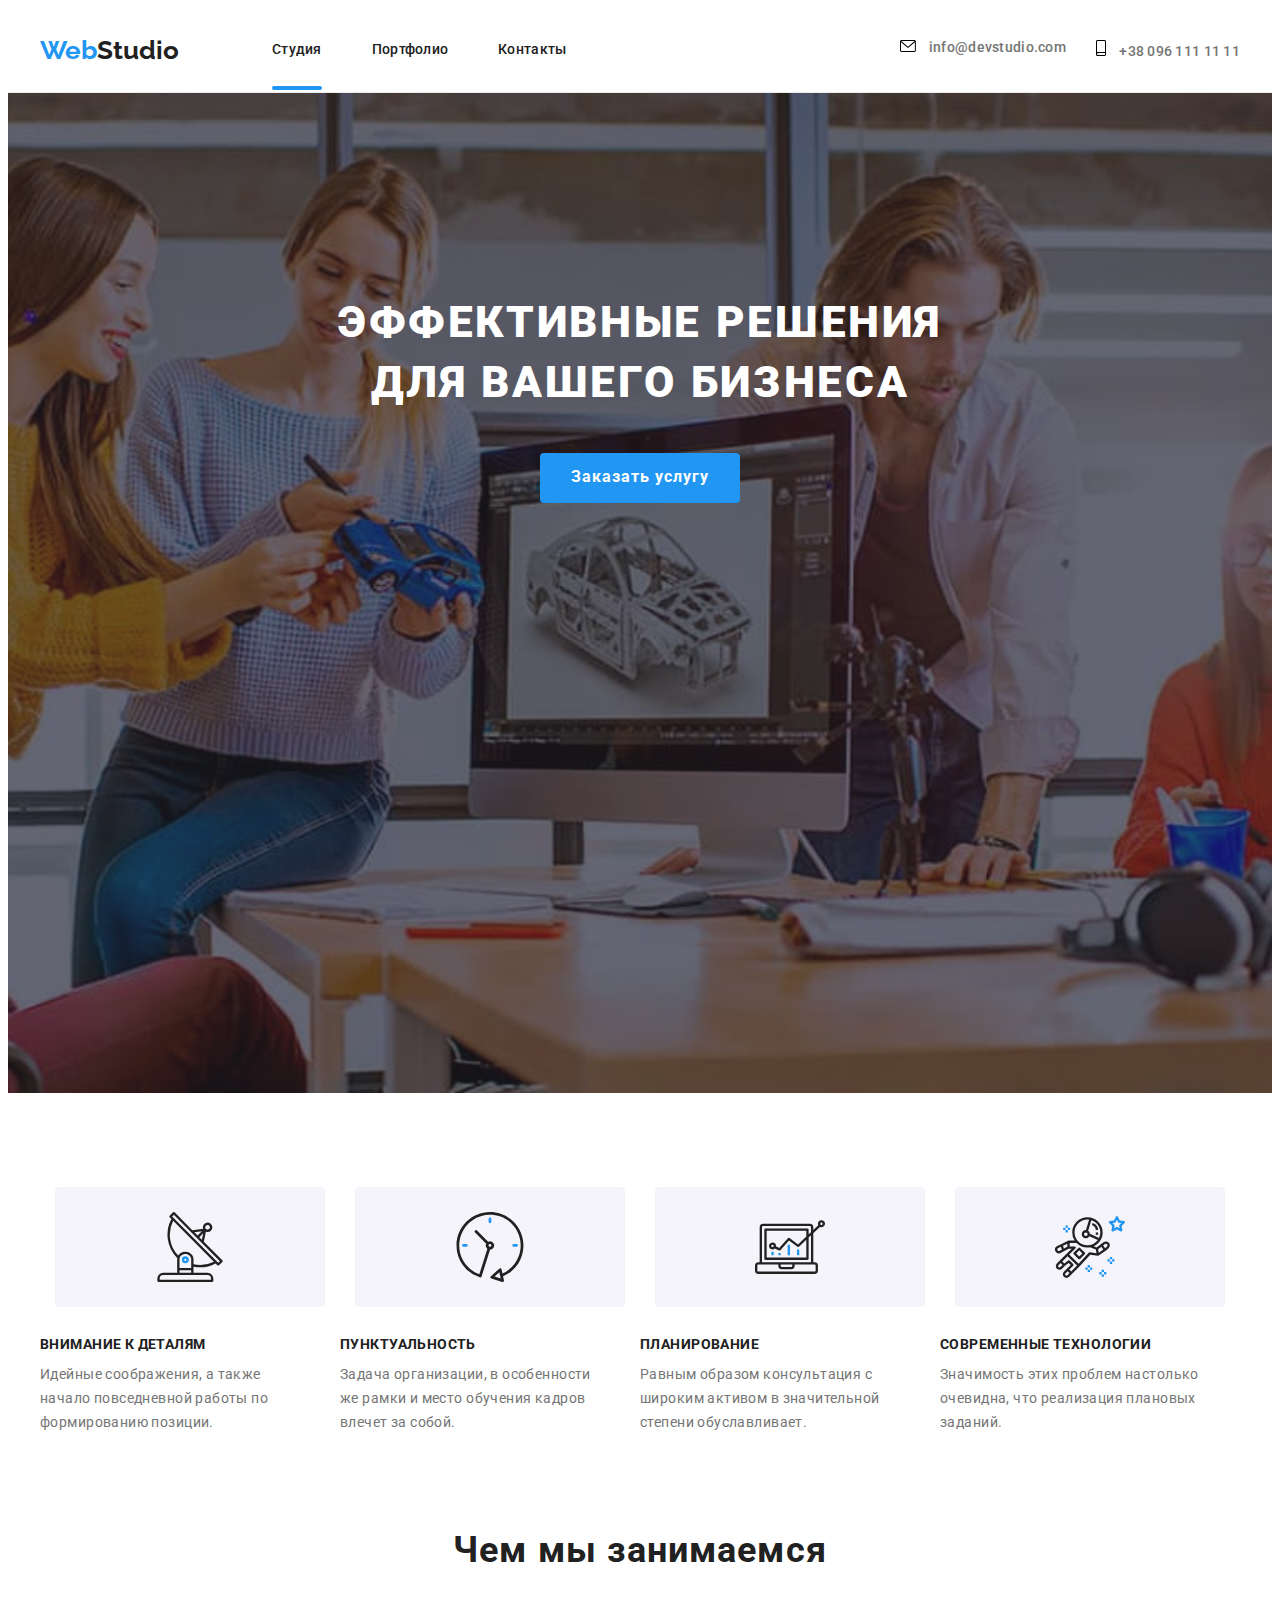
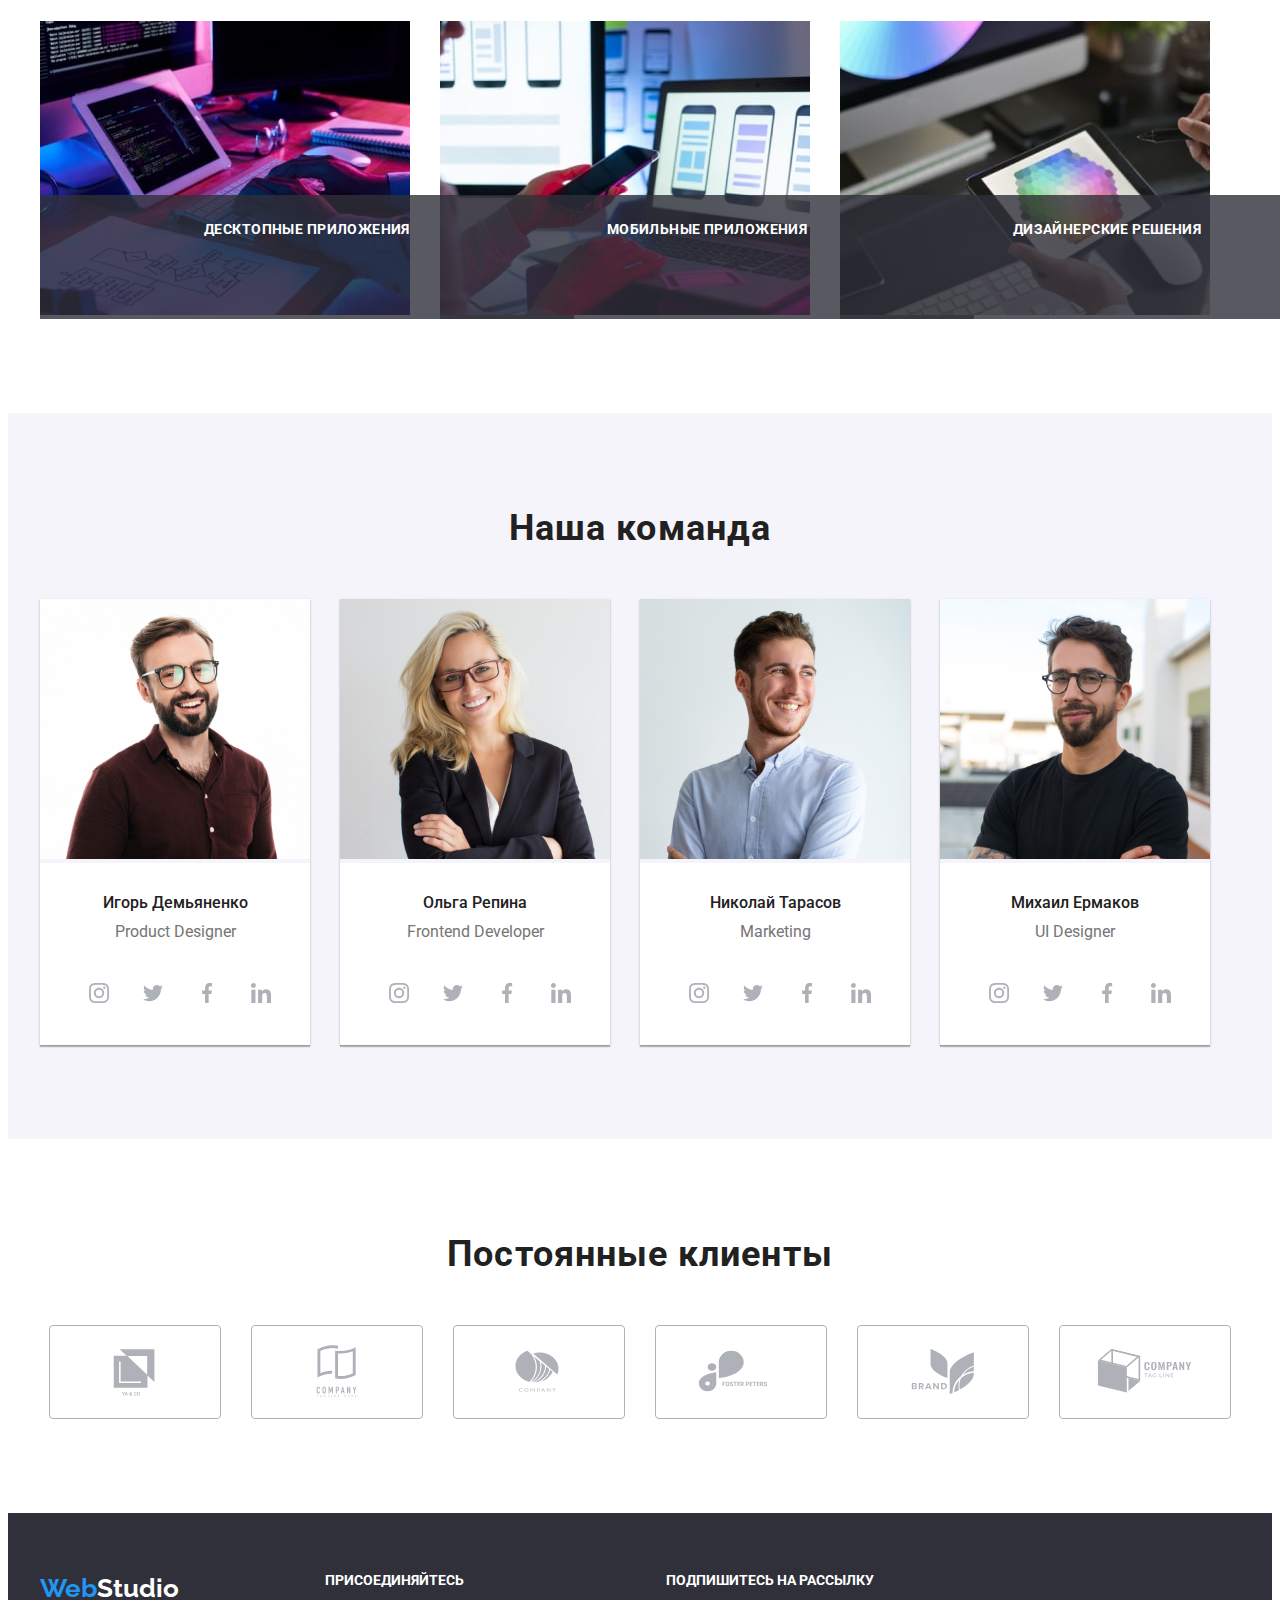
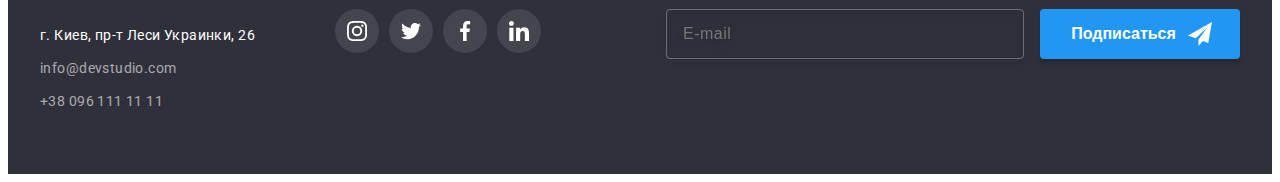
<file: index.html>
<!DOCTYPE html>
<html lang="ru">
<head>
    <meta charset="UTF-8">
    <meta http-equiv="X-UA-Compatible" content="IE=edge">
    <meta name="viewport" content="width=device-width, initial-scale=1.0">
    <title>WebStudio</title>
    <link href="https://fonts.googleapis.com/css2?family=Raleway:wght@700&family=Roboto:wght@400;500;700;900&display=swap" rel="stylesheet">
    <link rel="stylesheet" href="https://cdnjs.cloudflare.com/ajax/libs/modern-normalize/1.1.0/modern-normalize.min.css" integrity="sha512-wpPYUAdjBVSE4KJnH1VR1HeZfpl1ub8YT/NKx4PuQ5NmX2tKuGu6U/JRp5y+Y8XG2tV+wKQpNHVUX03MfMFn9Q==" crossorigin="anonymous" referrerpolicy="no-referrer" />
    <link rel="stylesheet" href="./css/styles.css" />

</head>
<body>
    <!--Шапка-->
<header class="header">
    <div class="container">
     <a href="/" class="logo"><span>Web</span>Studio</a>
     <nav> 
         
     <ul class="site-nav list">
         <li class="site-nav-item">
             <a href="" class="header-item current">Студия</a></li>
         <li class="site-nav-item">
             <a href="./portfolio.html" class="header-item">Портфолио</a></li>
         <li class="site-nav-item">
             <a href="" class="header-item">Контакты</a>
            </li>
     </ul>
    
 
    </nav>
 
     <div class="header-contacts">
     <ul class="contacts list">
         <li class="contacts-item">
             <a href="mailto:info@devstudio.com" class="header-item">
             <svg class="icon-mail">
                 <use href="./images/symbol-defsheadopt.svg#icon-envelope"></use>
             </svg>
                 info@devstudio.com</a>
         </li>
         <li class="contacts-item">
             <a href="tel:+380961111111" class="header-item">
                 <svg class="icon-tel">
                     <use href="./images/symbol-defsheadopt.svg#icon-smartphone"></use>
                 </svg>   
                 +38 096 111 11 11</a>
         </li> 
     </ul>
    </div>
    
     </div>
 </header>

  <main>

      <!--Герой-->
 <section class="hero"> 
     
    <div class="container">
        <h1 class="hero-title">Эффективные решения
            для вашего бизнеса</h1>
        <button data-modal-open type="button" class="hero-btn">Заказать услугу</button>
    </div>

 </section>

<!--Преимущества-->
<section class="benefits">
    <div class="container">

        <ul class="benefits-logo-list list">
            <li class="benefits-logo-item">
                <svg class="benefits-icon" width="70" height="70">
                    <use href="./images/symbol-defsbenefopt.svg#icon-antenna-1"></use>
                </svg>
            </li>
            <li class="benefits-logo-item">
                <svg class="benefits-icon" width="70" height="70">
                    <use href="./images/symbol-defsbenefopt.svg#icon-clock-1"></use>
                </svg>
            </li>
            <li class="benefits-logo-item">
                <svg class="benefits-icon" width="70" height="70">
                    <use href="./images/symbol-defsbenefopt.svg#icon-diagram-1"></use>
                </svg>
            </li>
            <li class="benefits-logo-item">
                <svg class="benefits-icon" width="70" height="70">
                    <use href="./images/symbol-defsbenefopt.svg#icon-astronaut-1"></use>
                </svg>
            </li>
        </ul>

    <ul class="benefits-list list">
        
        <li class="benefits-item"> 
         <h3 class="benefits-title">Внимание к деталям</h3>
            <p class="benefits-text">Идейные соображения, а также 
               начало повседневной работы по формированию позиции.
            </p>  
        </li>
        <li class="benefits-item">
         <h3 class="benefits-title">Пунктуальность</h3>
             <p class="benefits-text">Задача организации, в особенности же рамки
                и место обучения кадров влечет за собой.
            </p>
        </li>
        <li class="benefits-item">
        <h3 class="benefits-title">Планирование</h3>
             <p class="benefits-text">Равным образом консультация с широким
                активом в значительной степени обуславливает.
            </p>
        </li>
        <li class="benefits-item">
        <h3 class="benefits-title">Современные технологии</h3>
             <p class="benefits-text">Значимость этих проблем настолько очевидна, 
                что реализация плановых заданий.
            </p>
        </li>
    </ul>
    </div>  
</section>

<!--Услуги-->
<section class="service">
    <div class="container">
  <h2 class="service-title">Чем мы занимаемся</h2>
  <ul class="service-list list">
     <li class="img-item">
         <div class="service-font">
    <img src="./images/icon1.jpg" alt="Ноутбук" width="370" >
    <p class="service-text">Десктопные приложения</p>
    </div>
     </li>
     <li class="img-item">
        <div class="service-font">
        <img src="./images/icon2.jpg" alt="Смартфон" width="370">
        <p class="service-text">Мобильные приложения</p>
    </div>
    </li>
    <li class="img-item">
        <div class="service-font">
        <img src="./images/icon3.jpg" alt="Планшет" width="370" >
        <p class="service-text">Дизайнерские решения</p>
    </div>
    </li>
 </ul>
</div>
</section>

<!--Команда-->
<section class="section-team">
    <div class="container">
    <h2 class="section-title">Наша команда</h2>
    <ul class="team-list">
        <li class="team-item shadow">
          <img src="./images/icon2.1.jpg" alt="Игорь Демьяненко" width="270">
            <div class="team-container">
                  <h3 class="title">Игорь Демьяненко</h3>
                  <p lang="en" class="text">Product Designer</p>
                  <ul class="team-soc-list list">
                      <li class="team-soc-item">
                        <a href="" class="team-soc-link">
                           <svg class="team-soc-icon" width="20" height="20">
                               <use href="./images/symbol-defs opt.svg#icon-instagram-2"></use>
                           </svg>
                        </a>
                    </li>
                      <li class="team-soc-item">
                        <a href="" class="team-soc-link">
                            <svg class="team-soc-icon" width="20" height="20">
                                <use href="./images/symbol-defs opt.svg#icon-twitter-1"></use>
                            </svg>
                        </a>
                    </li>
                      <li class="team-soc-item">
                          <a href="" class="team-soc-link"><svg class="team-soc-icon" width="20" height="20">
                            <use href="./images/symbol-defs opt.svg#icon-facebook-1"></use>
                        </svg>
                    </a>
                    </li>
                      <li class="team-soc-item">
                          <a href="" class="team-soc-link"><svg class="team-soc-icon" width="20" height="20">
                            <use href="./images/symbol-defs opt.svg#icon-linkedin-1"></use>
                        </svg>
                    </a>
                    </li>
                  </ul>
            </div>   
        </li>

        <li class="team-item shadow">
           <img src="./images/icon2.2.jpg" alt="Ольга Репина" width="270">
             <div class="team-container">
                  <h3 class="title">Ольга Репина</h3>
                  <p lang="en" class="text">Frontend Developer</p>
                  <ul class="team-soc-list list">
                    <li class="team-soc-item">
                      <a href="" class="team-soc-link">
                         <svg class="team-soc-icon" width="20" height="20">
                             <use href="./images/symbol-defs opt.svg#icon-instagram-2"></use>
                         </svg>
                      </a>
                  </li>
                    <li class="team-soc-item">
                      <a href="" class="team-soc-link">
                          <svg class="team-soc-icon" width="20" height="20">
                              <use href="./images/symbol-defs opt.svg#icon-twitter-1"></use>
                          </svg>
                      </a>
                  </li>
                    <li class="team-soc-item">
                        <a href="" class="team-soc-link">
                            <svg class="team-soc-icon" width="20" height="20">
                          <use href="./images/symbol-defs opt.svg#icon-facebook-1"></use>
                      </svg>
                    </a>
                  </li>
                    <li class="team-soc-item">
                    <a href="" class="team-soc-link">
                            <svg class="team-soc-icon" width="20" height="20">
                            <use href="./images/symbol-defs opt.svg#icon-linkedin-1"></use>
                      </svg>
                  </a>
                  </li>
                </ul>
             </div>   
        </li>

        <li class="team-item shadow">
            <img src="./images/icon2.3.jpg" alt="Николай Тарасов" width="270">
              <div class="team-container">
                  <h3 class="title">Николай Тарасов</h3>
                  <p lang="en" class="text">Marketing</p>
                  <ul class="team-soc-list list">
                    <li class="team-soc-item">
                      <a href="" class="team-soc-link">
                         <svg class="team-soc-icon" width="20" height="20">
                             <use href="./images/symbol-defs opt.svg#icon-instagram-2"></use>
                         </svg>
                      </a>
                  </li>
                    <li class="team-soc-item">
                      <a href="" class="team-soc-link">
                          <svg class="team-soc-icon" width="20" height="20">
                              <use href="./images/symbol-defs opt.svg#icon-twitter-1"></use>
                          </svg>
                      </a>
                  </li>
                    <li class="team-soc-item">
                        <a href="" class="team-soc-link"><svg class="team-soc-icon" width="20" height="20">
                          <use href="./images/symbol-defs opt.svg#icon-facebook-1"></use>
                      </svg>
                    </a>
                  </li>
                    <li class="team-soc-item">
                        <a href="" class="team-soc-link">
                            <svg class="team-soc-icon" width="20" height="20">
                          <use href="./images/symbol-defs opt.svg#icon-linkedin-1"></use>
                      </svg>
                  </a>
                  </li>
                </ul>
              </div>   
        </li>

        <li class="team-item shadow">
            <img src="./images/icon2.4.jpg" alt="Михаил Ермаков" width="270">
              <div class="team-container">
                  <h3 class="title">Михаил Ермаков</h3>
                  <p lang="en" class="text">UI Designer</p>
                  <ul class="team-soc-list list">
                    <li class="team-soc-item">
                      <a href="" class="team-soc-link">
                         <svg class="team-soc-icon" width="20" height="20">
                             <use href="./images/symbol-defs opt.svg#icon-instagram-2"></use>
                         </svg>
                      </a>
                  </li>
                    <li class="team-soc-item">
                      <a href="" class="team-soc-link">
                          <svg class="team-soc-icon" width="20" height="20">
                              <use href="./images/symbol-defs opt.svg#icon-twitter-1"></use>
                          </svg>
                      </a>
                  </li>
                    <li class="team-soc-item">
                        <a href="" class="team-soc-link"><svg class="team-soc-icon" width="20" height="20">
                          <use href="./images/symbol-defs opt.svg#icon-facebook-1"></use>
                      </svg>
                    </a>
                  </li>
                    <li class="team-soc-item">
                        <a href="" class="team-soc-link"><svg class="team-soc-icon" width="20" height="20">
                          <use href="./images/symbol-defs opt.svg#icon-linkedin-1"></use>
                      </svg>
                  </a>
                  </li>
                </ul>
              </div>   
        </li>
   </ul>
</div>
</section>

<!-- Постоянные клиенты -->

<section class="clients">
    <div class="container">
        <h2 class="clients-title">Постоянные клиенты</h2>
        <ul class="clients-list list">
            <li class="clients-item">
                <a href="" class="clients-link">
                <svg class="clients-icon" width="106" height="60">
                    <use href="./images/symbol-defsclientsopt.svg#icon-ya"></use>
                </svg>
                 </a>
            </li>
            <li class="clients-item">
                <a href="" class="clients-link">
                <svg class="clients-icon" width="106" height="60">
                    <use href="./images/symbol-defsclientsopt.svg#icon-tagline"></use>
                </svg>
                </a>
            </li>
            <li class="clients-item">
                <a href="" class="clients-link" >
                    <svg class="clients-icon" width="106" height="60">
                        <use href="./images/symbol-defsclientsopt.svg#icon-company"></use>
                    </svg>
                </a>
            </li>
            <li class="clients-item">
                <a href="" class="clients-link">
                    <svg class="clients-icon" width="106" height="60">
                        <use href="./images/symbol-defsclientsopt.svg#icon-foster"></use>
                    </svg>
                </a>
            </li>
            <li class="clients-item">
                <a href="" class="clients-link">
                    <svg class="clients-icon" width="106" height="60">
                        <use href="./images/symbol-defsclientsopt.svg#icon-brand"></use>
                    </svg>
                </a>
            </li>
            <li class="clients-item">
                <a href="" class="clients-link">
                    <svg class="clients-icon" width="106" height="60">
                        <use href="./images/symbol-defsclientsopt.svg#icon-tag"></use>
                    </svg>
                </a>
            </li>
        </ul>
 
    </div>
</section>
</main>


<!--Футер-->

<footer class="footer">
    <div class="container">

    <div class="address-content">
    <a href="/" class="logo"><span>Web</span>Studio</a>
    <address class="address-text">
      г. Киев, пр-т Леси Украинки, 26
     </address>

     <ul class="address-contacts">
        <li class="address-link">
            <a href="mailto:info@devstudio.com" class="link">info@devstudio.com</a><br>
        </li>
        <li class="address-link">
            <a href="tel:+380961111111" class="link">+38 096 111 11 11</a>
        </li> 
     </ul>
    </div>

    <div class="footer-soc">
            <h3 class="join">Присоединяйтесь</h3>
        <ul class="join-soc-list list">
            <li class="join-soc-item">
                <a href="" class="join-soc-link">
                    <svg class="join-soc-icon" width="20" height="20">
                        <use href="./images/symbol-defs opt.svg#icon-instagram-2"></use>
                    </svg>
                 </a>
            </li>
            <li class="join-soc-item">
                <a href="" class="join-soc-link">
                    <svg class="join-soc-icon" width="20" height="20">
                        <use href="./images/symbol-defs opt.svg#icon-twitter-1"></use>
                    </svg>
                </a>
            </li>
            <li class="join-soc-item">
                <a href="" class="join-soc-link"><svg class="join-soc-icon" width="20" height="20">
                    <use href="./images/symbol-defs opt.svg#icon-facebook-1"></use>
                </svg>
            </a>
            </li>
            <li class="join-soc-item">
                <a href="" class="join-soc-link">
                    <svg class="join-soc-icon" width="20" height="20">
                    <use href="./images/symbol-defs opt.svg#icon-linkedin-1"></use>
                </svg>
            </a> 
            </li>
        </ul>
    </div>

    <div class="footer-subscribe">
        <h3 class="join">Подпишитесь на рассылку</h3>
        <form>
    <div class="footer-btn">

        <label for="subscribe-mail"></label>
            <input
            type="email"
            class="footer-input"
            name="subscribe-mail"
            id="subscribe-mail"
            placeholder="E-mail" 
            /> 

            <button type="submit" 
            class="subscribe-btn">Подписаться</button>
         
            <svg class="icon-send" width="24" height="24">
                <use href="./images/icon-sendopt.svg#icon-icon-send"></use>
            </svg>
      
    </div>
        </form>
    </div>
    </div>
</footer>

<div class="backdrop is-hidden" data-modal >
    <div class="modal">
        <button type="button" class="btn-modal-close" data-modal-close>
        <svg class="modal-icon" width="11" height="11"  >
            <use href="./images/vectoropt.svg#icon-Vector"></use>
        </svg>
    </button>

    <p class="modal-title">Оставьте свои данные, мы вам перезвоним</p>

    <form class="modal-form">
        <div class="modal-field">
        <label for="user-name" class="modal-label" >Имя</label>
        <div class="modal-input-wrap">
        <input 
        type="text"
        class="modal-input" 
        name="user-name" 
        required 
        id="user-name"
        />
        <svg class="modal-logo" width="18" height="18">
                <use href="./images/symbol-defs.svg#icon-person-black-18dp-1-1"></use>
            </svg>
        </div>
     </div> 

     <div class="modal-field">
        <label for="user-tel" class="modal-label" >Телефон</label>
        <div class="modal-input-wrap">
            <input
            type="tel"
            class="modal-input"
            name="user-tel" 
            required
            id="user-tel"
             />
             <svg class="modal-logo" width="18" height="18">
                <use href="./images/symbol-defs.svg#icon-phone-black-18dp-1"></use>
            </svg>
        </div>
    </div>  
        
    <div class="modal-field">
        <label for="user-email" class="modal-label" >Почта</label>
        <div class="modal-input-wrap">
            <input 
            type="email"
            class="modal-input"
            name="user-email" 
            required
            id="user-email"
            />
            <svg class="modal-logo" width="18" height="18">
                <use href="./images/symbol-defs.svg#icon-email-black-18dp-1"></use>
            </svg>
        </div>
    </div>  

<div class="modal-field">
        <label for="user-text" 
        class="modal-label"
         >Комментарий</label>
            <textarea
            name="user-text"
            id="user-text"
            rows="10" 
            placeholder="Введите текст" 
            class="modal-text"
            ></textarea>
</div>

<div class="modal-field">
    <input type="checkbox" 
    class="modal-check visually-hidden" 
    id="modal-check" 
    name="policy" 
    value="policy"
    />

    <label for="modal-check" class="check-text">Соглашаюсь с рассылкой и принимаю &nbsp;<a href="" class="modal-link">Условия договора</a></label>

</div>


<button type="submit" class="submit-btn">Отправить</button>
    </form>

    </div>
</div>

<script src="./js/modal.js"></script>

</body>
</html>
</file>
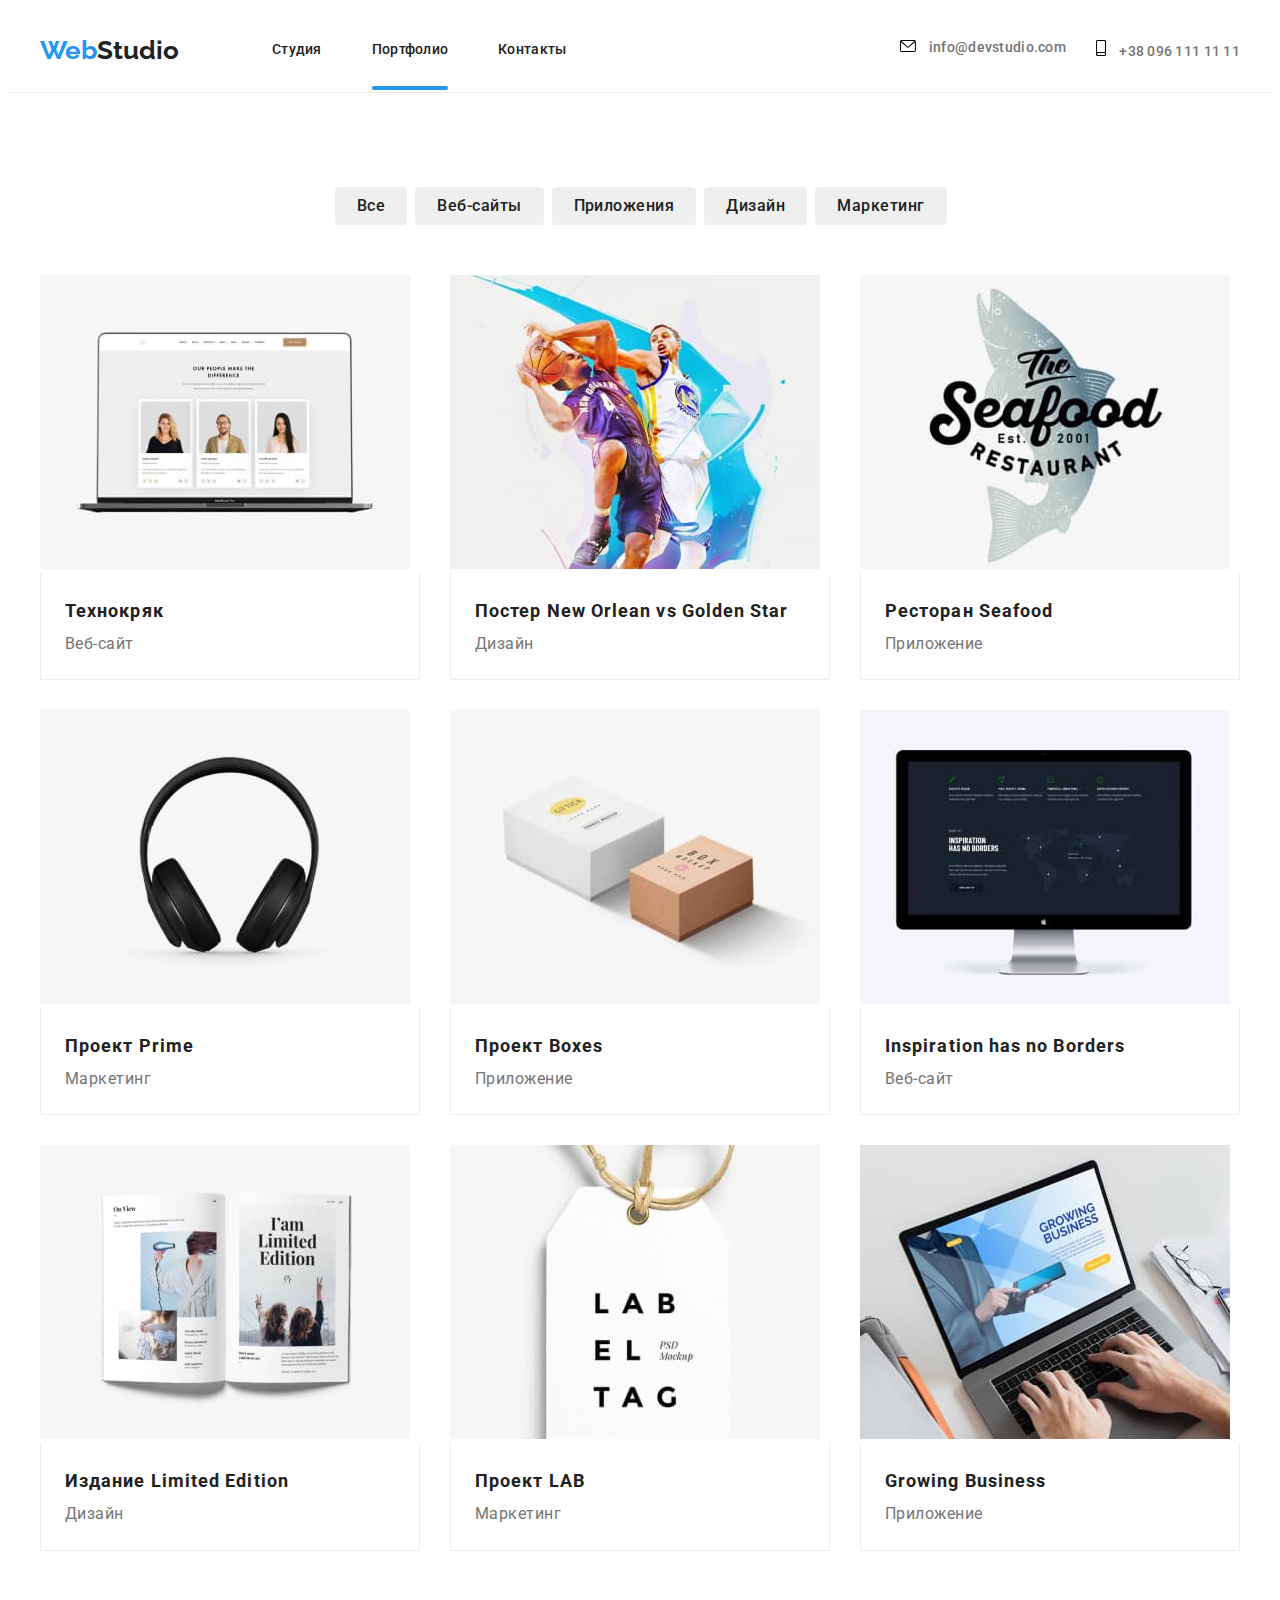
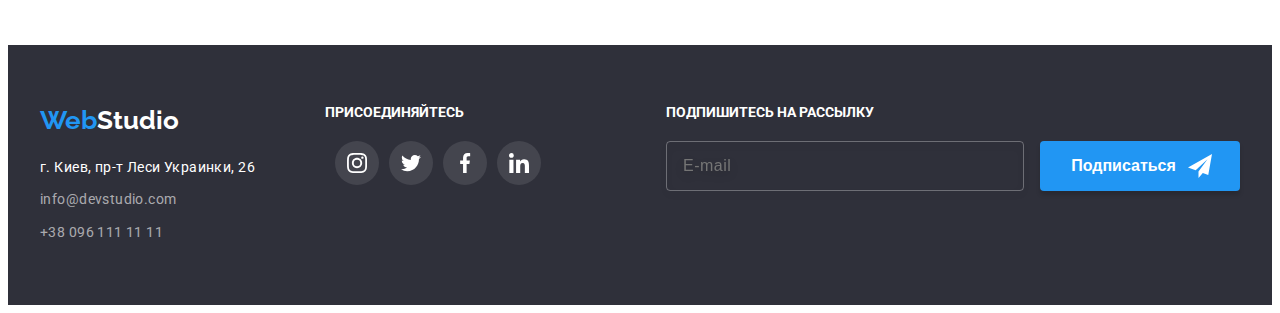
<file: portfolio.html>
<!DOCTYPE html>
<html lang="en">
<head>
    <meta charset="UTF-8">
    <meta http-equiv="X-UA-Compatible" content="IE=edge">
    <meta name="viewport" content="width=device-width, initial-scale=1.0">
    <title>Portfolio</title>
    <link href="https://fonts.googleapis.com/css2?family=Raleway:wght@700&family=Roboto:wght@400;500;700;900&display=swap" rel="stylesheet">
    <link rel="stylesheet" href="https://cdnjs.cloudflare.com/ajax/libs/modern-normalize/1.1.0/modern-normalize.min.css" integrity="sha512-wpPYUAdjBVSE4KJnH1VR1HeZfpl1ub8YT/NKx4PuQ5NmX2tKuGu6U/JRp5y+Y8XG2tV+wKQpNHVUX03MfMFn9Q==" crossorigin="anonymous" referrerpolicy="no-referrer" />
    <link rel="stylesheet" href="./css/styles.css" />

</head>
<body>

   <!--Шапка-->
<header class="header">
    <div class="container">
     <a href="/" class="logo"><span>Web</span>Studio</a>
     <nav> 
     <ul class="site-nav list">
         <li class="site-nav-item">
             <a href="" class="header-item">Студия</a></li>
         <li class="site-nav-item">
             <a href="./portfolio.html" class="header-item current">Портфолио</a></li>
         <li class="site-nav-item">
             <a href="" class="header-item">Контакты</a>
            </li>
     </ul>
 
    </nav>
 
     <div class="header-contacts">
     <ul class="contacts list">
         <li class="contacts-item">
             <a href="mailto:info@devstudio.com" class="header-item">
             <svg class="icon-mail">
                 <use href="./images/symbol-defsheadopt.svg#icon-envelope"></use>
             </svg>
                 info@devstudio.com</a>
         </li>
         <li class="contacts-item">
             <a href="tel:+380961111111" class="header-item ">
                 <svg class="icon-tel">
                     <use href="./images/symbol-defsheadopt.svg#icon-smartphone"></use>
                 </svg>   
                 +38 096 111 11 11</a>
         </li> 
     </ul>
    </div>
    
     </div>
 </header>

<main>
       
        <!--Проекты-->

<section class="projects">
    <div class="container">
        <h1  class="visually-hidden">Проекты</h1>
     <ul class="button-list list">
         <li class="btn-item"><button type="button" class="projects-btn">Все</button></li> 
         <li class="btn-item"><button type="button" class="projects-btn">Веб-сайты</button></li>
         <li class="btn-item"><button type="button" class="projects-btn">Приложения</button></li>
         <li class="btn-item"><button type="button" class="projects-btn">Дизайн</button></li>
         <li class="btn-item"><button type="button" class="projects-btn">Маркетинг</button></li>

    </ul>

     <ul class="projects-list list">
         
        <li class="projects-items">
            <a href="" class="portfolio-link">
                <div class="submenu">
            <img src="./images/icon4.jpg" alt="Две девушки и мужчина" width="370">
            <p class="submenu-text">Ресурс предлагает комплексные предложения с разным уровнем функционала и сервисов. Все это позволит посетителю получить исчерпывающие сведения о компании или частном лице.</p>
        </div>
            <div class="portfolio">
                    <h2 class="projects-title">Технокряк</h2>
                    <p class="projects-text">Веб-сайт</p> 
            </div>
           </a>
           
              
        </li> 

        <li class="projects-items">
            <a href="" class="portfolio-link">
                <div class="submenu">
            <img src="./images/icon5.jpg" alt="Два парня играют в баскетбол" width="370">
            <p class="submenu-text">Ресурс предлагает комплексные предложения с разным уровнем функционала и сервисов. Все это позволит посетителю получить исчерпывающие сведения о компании или частном лице.</p>
        </div>
            <div class="portfolio">
                <h2 class="projects-title">Постер <span lang="en">New Orlean vs Golden Star</span></h2>
                <p class="projects-text">Дизайн</p>
            </div>
            </a>
        </li>
                
        <li class="projects-items">
            <a href="" class="portfolio-link">
                <div class="submenu">
            <img src="./images/icon6.jpg" alt="Логотип ресторана" width="370">
            <p class="submenu-text">Ресурс предлагает комплексные предложения с разным уровнем функционала и сервисов. Все это позволит посетителю получить исчерпывающие сведения о компании или частном лице.</p>
        </div>
            <div class="portfolio">
                <h2 class="projects-title">Ресторан <span lang="en">Seafood</span></h2>
                <p class="projects-text">Приложение</p>
            </div>
            </a>
        </li>

        <li class="projects-items">
            <a href="" class="portfolio-link">
                <div class="submenu">
            <img src="./images/icon7.jpg" alt="Наушники" width="370">
            <p class="submenu-text">Ресурс предлагает комплексные предложения с разным уровнем функционала и сервисов. Все это позволит посетителю получить исчерпывающие сведения о компании или частном лице.</p>
        </div>
           <div class="portfolio">
                <h2 class="projects-title">Проект <span lang="en">Prime</span></h2>
                 <p class="projects-text">Маркетинг</p>
            </div>
            </a>    
        </li>

        <li class="projects-items"> 
            <a href="" class="portfolio-link">
                <div class="submenu">
            <img src="./images/icon8.jpg" alt="Коробки" width="370">
            <p class="submenu-text">Ресурс предлагает комплексные предложения с разным уровнем функционала и сервисов. Все это позволит посетителю получить исчерпывающие сведения о компании или частном лице.</p>
        </div>
           <div class="portfolio">
                <h2 class="projects-title">Проект <span lang="en">Boxes</span></h2>
                <p class="projects-text">Приложение</p>
            </div>
            </a>
                 
        </li>

         <li  class="projects-items">
            <a href="" class="portfolio-link">
                <div class="submenu">
            <img src="./images/icon9.jpg" alt="Монитор" width="370">
            <p class="submenu-text">Ресурс предлагает комплексные предложения с разным уровнем функционала и сервисов. Все это позволит посетителю получить исчерпывающие сведения о компании или частном лице.</p>
        </div>
           <div class="portfolio">
                <h2 class="projects-title" lang="en">Inspiration has no Borders</h2>
                <p class="projects-text">Веб-сайт</p>
            </div>
            </a>
                 
        </li>

        <li class="projects-items">
            <a href="" class="portfolio-link">
                <div class="submenu">
            <img src="./images/icon10.jpg" alt="Журнал" width="370">
            <p class="submenu-text">Ресурс предлагает комплексные предложения с разным уровнем функционала и сервисов. Все это позволит посетителю получить исчерпывающие сведения о компании или частном лице.</p>
        </div>
               <div class="portfolio">
                 <h2 class="projects-title">Издание <span lang="en">Limited Edition</span></h2>
                <p class="projects-text">Дизайн</p>  
            </div>
            </a>
                 
        </li>

        <li class="projects-items">
            <a href="" class="portfolio-link">
                <div class="submenu">
            <img src="./images/icon11.jpg" alt="Лейбл" width="370">
            <p class="submenu-text">Ресурс предлагает комплексные предложения с разным уровнем функционала и сервисов. Все это позволит посетителю получить исчерпывающие сведения о компании или частном лице.</p>
        </div>
             <div class="portfolio"> 
                <h2 class="projects-title">Проект <span lang="en">LAB</span></h2>
                <p class="projects-text">Маркетинг</p>
            </div>
            </a>
                
        </li>

        <li class="projects-items" 
        > <a href="" class="portfolio-link">
            <div class="submenu">
            <img src="./images/icon12.jpg" alt="Парень печатает на ноутбуке" width="370">
            <p class="submenu-text">Ресурс предлагает комплексные предложения с разным уровнем функционала и сервисов. Все это позволит посетителю получить исчерпывающие сведения о компании или частном лице.</p>
        </div>
            <div class="portfolio">
                <h2 class="projects-title" lang="en">Growing Business</h2>
                <p class="projects-text">Приложение</p>
            </div>
            </a>
                  
        </li>
     </ul>
    </div>
    </section>    

</main>

<!--Футер-->

<footer class="footer">
    <div class="container">

    <div class="address-content">
    <a href="/" class="logo"><span>Web</span>Studio</a>
    <address class="address-text">
      г. Киев, пр-т Леси Украинки, 26
     </address>

     <ul class="address-contacts">
        <li class="address-link">
            <a href="mailto:info@devstudio.com" class="link">info@devstudio.com</a><br>
        </li>
        <li class="address-link">
            <a href="tel:+380961111111" class="link">+38 096 111 11 11</a>
        </li> 
     </ul>
    </div>

    <div class="footer-soc">
            <h3 class="join">Присоединяйтесь</h3>
        <ul class="join-soc-list list">
            <li class="join-soc-item">
                <a href="" class="join-soc-link">
                    <svg class="join-soc-icon" width="20" height="20">
                        <use href="./images/symbol-defs opt.svg#icon-instagram-2"></use>
                    </svg>
                 </a>
            </li>
            <li class="join-soc-item">
                <a href="" class="join-soc-link">
                    <svg class="join-soc-icon"  width="20" height="20">
                        <use href="./images/symbol-defs opt.svg#icon-twitter-1"></use>
                    </svg>
                </a>
            </li>
            <li class="join-soc-item">
                <a href="" class="join-soc-link"><svg class="join-soc-icon" width="20" height="20">
                    <use href="./images/symbol-defs opt.svg#icon-facebook-1"></use>
                </svg>
            </a>
            </li>
            <li class="join-soc-item">
                <a href="" class="join-soc-link"><svg class="join-soc-icon" width="20" height="20">
                    <use href="./images/symbol-defs opt.svg#icon-linkedin-1"></use>
                </svg>
            </a> 
            </li>
        </ul>
    </div>

    <div class="footer-subscribe">
        <h3 class="join">Подпишитесь на рассылку</h3>
        <form>
    <div class="footer-btn">

        <label for="subscribe-mail"></label>
        <input
        type="email"
        class="footer-input"
        name="subscribe-mail"
        id="subscribe-mail"
        placeholder="E-mail" 
        /> 

            <button type="submit" 
            class="subscribe-btn">Подписаться</button>
         
            <svg class="icon-send" width="24" height="24">
                <use href="./images/icon-sendopt.svg#icon-icon-send"></use>
            </svg>
      
    </div>
        </form>
    </div>
    
    </div>
</footer>
  
</body>
</html>
</file>
<file: css/styles.css>
:root {
    --primary-text-color: #757575;
    --title-text-color: #212121;
    --accent-color: #2196f3;
    --primary-bg-color: #ffffff;
}
body {
    color: var(--primary-text-color);
    background-color: var(--primary-bg-color); 
    font-family: "Roboto", sans-serif;  
    font-weight: 400;
    letter-spacing: 0,03em;
}

p,
h1, 
h2,
h3,
h4,
h5, 
h6,
ul, 
li {
margin: 0;
padding-left: 0;
}

.img {
    display: block;
}

.list {
    list-style: none;
}

.container {
    width: 1200px;
    padding-left: 15px;
    padding-right: 15px;
    margin: 0 auto;
}
/* Шапка */

.header {
    /* padding-top: 24px;
    padding-bottom: 24px; */
    border-bottom: 1px solid #ECECEC;
}

.header .container {
    display: flex;
    align-items: center;
}

.logo {
    color: var(--title-text-color) ;
    font-family: "Raleway", sans-serif;
    font-weight: 700;
    font-size: 26px;
    line-height: 1.19;
    text-decoration: none;
    margin-right: 93px;
}

.logo span {
    color: var(--accent-color);
}

.site-nav  {
    display: flex;
}

.site-nav .header-item {
    color: var(--title-text-color);
    font-weight: 500;
    font-size: 14px;
    line-height: 1.14;
    letter-spacing: 0.02em;
    text-decoration: none;
}

.site-nav .header-item:hover,
.site-nav .header-item:focus {
   color: var(--accent-color);
}
.site-nav-item{
    margin-right: 50px;
}

.contacts {
    display: flex;
}  

.contacts .header-item {
    color: var(--primary-text-color);
    text-decoration: none;
    font-weight: 500;
    font-size: 14px;
    line-height: 1.14;
    letter-spacing: 0.02em;
}

.contacts .header-item:hover, 
.contacts .header-item:focus {
    color: var(--accent-color); 
}

.current:hover,
.current:focus {
    color: var(--accent-color);
}
.header-contacts {
    margin-left: auto;
}

.header-item:not(:last-child) {
    margin-right: 50px;
}

.header-item {
    display: block;
    position: relative;
    padding-top: 32px;
    padding-bottom: 32px; 
    transition-property: color, background-color, fill;
    transition-duration: 250ms;
    transition-timing-function: cubic-bezier(0.4, 0, 0.2, 1);
}

.header-item:hover,
.header-item:focus {
fill: var(--accent-color);
}

.current:after {
    content:'';
    display: block;
    position: absolute;
    left: 0;
    bottom: 0px;
    width: 100%;
    height: 4px;
    border-radius: 2px;
    background-color: var(--accent-color);
    /* opacity: 0; */
    /* transition: opacity 250ms cubic-bezier(0.4, 0, 0.2, 1); */

}

/* .current:hover::after {
    display: block;
    opacity: 1;
} */

.contacts {
    display: flex;
    margin-left: auto;
}
.contacts-item + .contacts-item {
    margin-left: 30px;
}

.icon-mail {
    width: 16px;
    height: 12px;
    margin-right: 10px;
    color: var(--primary-text-color);
}

.icon-tel {
    width: 10px;
    height: 16px;
    margin-right: 10px;
    color: var(--primary-text-color);
}


    
/* Герой */

.hero {
    padding-top: 200px;
    padding-bottom: 200px;
}

.hero .container {
    display: block; 
} 

.hero-title {
    margin-right: auto;
    margin-left: auto;
}
.hero-btn {
    display: block;
    border-radius: 4px;
    border: none;
    min-width: 200px;
    height: 50px;
    margin-right: auto;
    margin-left: auto;
}

.hero .hero-btn {
    font-family: inherit;
    color: var(--primary-bg-color);
    background-color: var(--accent-color);
    font-weight: 700;
    font-size: 16px;
    line-height: 1.89;
    align-items: center;
    text-align: center;
    letter-spacing: 0.06em;
    cursor: pointer;
}

.hero-title {
    color: var(--primary-bg-color);
    max-width: 700px;
    font-style: normal;
    font-weight: 900;
    font-size: 44px;
    line-height: 1.36;
    text-align: center;
    letter-spacing: 0.06em;
    text-transform: uppercase;
    padding-bottom: 40px;
}
.hero {
    padding-top: 200px;
    padding-bottom: 200px;
    max-width: 1600px;
    height: 600px; margin-left: auto;
    margin: 0 auto;
    background-image:linear-gradient(rgba(47, 48, 58, 0.4), rgba(47, 48, 58, 0.4)), url(../images/Img\ font.jpg);
    background-repeat: no-repeat;
    background-position: center;
    background-size: cover;
}

/* Преимущества */
.benefits {
    padding-top: 94px;
}
.benefits-list {
    display: flex;
}
.benefits-item {
    width: 270px;
}

.benefits-item:not(:last-child){
    margin-right: 30px;
}
.benefits-logo-list {
    display: flex;
    justify-content: center;
}
.benefits-logo-item {
    width: 270px;
    height: 120px;
    border-radius: 4px;
    display:flex;
    justify-content: center;
    align-items: center;
    background-color: #F5F4Fa;
}
.benefits-logo-item:not(:first-child){
    margin-left: 30px;
}
.benefits-title {
    margin-bottom: 10px;
    margin-top: 30px;
    font-weight: 700;
    font-size: 14px;
    line-height: 1.14;
    letter-spacing: 0.03em;
    text-transform: uppercase;
    color: var(--title-text-color);
}

.benefits-text { 
    font-weight: 400;
    font-size: 14px;
    line-height: 1.71;
    letter-spacing: 0.03em;
    color: var(--primary-text-color);
}


/* Услуги */

.service-title,
.team-title, 
.section-title {
    font-weight: 700;
    font-size: 36px;
    line-height: 1.17;
    text-align: center;
    letter-spacing: 0.03em;
    color: var(--title-text-color); 
}
.service-title {
    margin-bottom: 50px;
}
.service {
    padding-top: 94px;
    padding-bottom: 94px;
}

.service-list {
    display: flex;
}
.service-list .list {
    padding-bottom: 94px;
}


.img-item:not(:last-child) {
   margin-right: 30px; 
}
.service-font {
    position: relative;
}

.service-text {
    position: absolute;
    bottom: 0;
    width: 100%;
    min-height: 70px;
    padding-top: 27px;
    padding-right: 82px;
    padding-bottom: 27px;
    padding-left: 82px;
    font-weight: 700;
    font-size: 14px;
    line-height: 1.14;
    text-align: center;
    letter-spacing: 0.03em;
    text-transform: uppercase;
    background: rgba(47, 48, 58, 0.8);
    color: var(--primary-bg-color);
}

/* Team */

.section-team {
    background-color: #F5F4FA;
    padding-top: 94px;
    padding-bottom: 94px;
}

.section-title {
    margin-bottom: 50px;
}

.team-list {
    display: flex;
    list-style: none;
}

.team-item:not(:last-child) {
    margin-right: 30px; 
}

.team-list .title {
    color: var(--title-text-color);
    font-weight: 500;
    font-size: 16px;
    line-height: 1.19;     
}
    
.team-list .text {
    color: var(--primary-text-color);
    font-weight: 400;
    font-size: 16px;
    line-height: 1.19;
    text-align: center;
    margin-bottom: 30px;
}

.title {
    text-align: center;
    padding-bottom: 10px;
}

.team-container {
    padding-top: 30px;
    padding-bottom: 30px;
    background-color: var(--primary-bg-color);
} 

.team-soc-list {
    display: flex;
    justify-content: center;
}
.team-soc-link {
    width: 44px;
    height: 44px;
    border-radius: 50%;
    display:flex;
    justify-content: center;
    align-items: center;
    margin-left: 10px;
    transition-property: background-color;
    transition-duration: 250ms;
    transition-timing-function: cubic-bezier(0.4, 0, 0.2, 1);
}

.team-soc-icon {
    fill:#AFB1B8 ;
}

.team-soc-link:hover, 
.team-soc-link:focus {
    background-color: var(--accent-color);
}

.team-soc-link:hover .team-soc-icon,
.team-soc-link:focus .team-soc-icon {
    fill: #FFFFFF;
}

.shadow{
    box-shadow: 0px 2px 1px 0px rgba(0, 0, 0, 0.2), 0px 1px 1px 0px rgba(0, 0, 0, 0.14), 0px 1px 3px 0px rgba(0, 0, 0, 0.12);
}

/* <!--Постоянные клиенты> */

.clients {
    padding-top: 94px;
    padding-bottom: 94px;
}
.clients-list {
    display: flex;
    margin-left: auto;
    justify-content: center;
}


.clients-title {
    font-weight: 700;
    font-size: 36px;
    line-height: 1.17;
    text-align: center;
    letter-spacing: 0.03em;
    color: var(--title-text-color);
    margin-bottom: 50px; 
}

.clients-item {
    width: 170px;
}

.clients-item:not(:last-child){
    margin-right: 30px;
}

.clients-item {
    display: block;
    content:'';
    height: 92px;
    border-radius: 4px;
    border: 1px solid #AFB1B8;
    background-repeat: no-repeat;
    background-size: contain;
    background-position: center;
    
}  

.clients-link {
    fill:#AFB1B8 ;
    display: flex;
    justify-content: center;
    align-items: center;
    width: 100%;
    height: 100%;
    transition-property: border, fill;
    transition-duration: 250ms;
    transition-timing-function: cubic-bezier(0.4, 0, 0.2, 1);
}


.clients-item:hover,
.clients-item:focus {
    border: 1px solid #2196f3;
}
.clients-link:hover, 
.clients-link:focus {
fill: var(--accent-color);
}

/* Футер */

.footer {
    padding-top: 60px;
    padding-bottom: 60px;
}

.footer .logo {
    color: var(--primary-bg-color);
    margin-bottom: 20px;
}

.logo span{
    color: var(--accent-color);
}

.footer, .hero {
    background-color: #2F303A;
}

.footer .link {
    color: rgba(255, 255, 255, 0.6);
    text-decoration: none;
    font-style: normal;
    font-weight: 400;
    font-size: 14px;
    line-height: 1.71;
    letter-spacing: 0.03em;
    
}

.footer .link{
    transition-property: color;
    transition-duration: 250ms;
    transition-timing-function: cubic-bezier(0.4, 0, 0.2, 1);
}

.footer .link:hover,
.footer .link:focus {
   color: var(--accent-color);
}
.footer .address-text {
    color: var(--primary-bg-color);
    font-style: normal;
    font-weight: 400;
    font-size: 14px;
    line-height: 1.71;
    letter-spacing: 0.03em;
}
.address-text {
    margin-top: 20px; 
}
.address-contacts {
    list-style: none;
}
.address-link {
    margin-top: 9px;
}


.join {
    color: #ffffff;
    font-family: Roboto;
    font-style: bold;
    font-size: 14px;
    line-height: 1.14;
    letter-spacing: 3%;
    text-transform: uppercase;
    margin-bottom: 20px;
}

.footer .container{
    display: flex;  
}
.address-content {
    width:calc(25% - 15px);
}

.footer-soc {
    flex-grow: 1;
}

.join-soc-link {
    width: 44px;
    height: 44px;
    border-radius: 50%;
    display:flex;
    justify-content: center;
    align-items: center;
    margin-left: 10px;
    background-color: rgba(255, 255, 255, 0.1);
    transition-property: background-color, fill;
    transition-duration: 250ms;
    transition-timing-function: cubic-bezier(0.4, 0, 0.2, 1);
}

.join-soc-icon {
    fill:#FFFFFF ;
}
.join-soc-list {
    display:flex;
    align-items: center;  
}


.join-soc-link:hover, 
.join-soc-link:focus {
    background-color: var(--accent-color);
}

.join-soc-link:hover .team-soc-icon{
    fill: #FFFFFF;
}

.footer-subscribe {
    position: relative;
}

.footer-btn {
    position: relative;
}

.footer-input {
    padding: 15px 16px;
    width: 358px;
    height: 50px;
    border: 1px solid rgba(255, 255, 255, 0.3);
    box-sizing: border-box;
    filter: drop-shadow(0px 4px 4px rgba(0, 0, 0, 0.15));
    border-radius: 4px;
    outline: none;
    background-color: transparent;
    font-size: 16px;
    align-items: center;
    letter-spacing: 0.03em;
    color: rgba(255, 255, 255, 0.6);
}

.subscribe-btn {
    margin-left: 12px;
    padding: 10px 62px 10px 29px;
    width: 200px;
    height: 50px;
    font-weight: 700;
    font-size: 16px;
    line-height: 1.9;
    background-color: var(--accent-color);
    color: var(--primary-bg-color);
    box-shadow: 0px 4px 4px rgba(0, 0, 0, 0.15);
    border-radius: 4px;
    border: none;

}


.icon-send {
    position:absolute;
    top: 50%;
    right: 28px;
    transform: translateY(-50%);
    fill: #ffffff;
}


.backdrop {
    position: fixed;
    top: 0;
    left: 0;
    width: 100%;
    height: 100%;
    background: rgba(0, 0, 0, 0.2);
    opacity: 1;
    transition: opacity 250ms cubic-bezier(0.4, 0, 0.2, 1);
   
}

.backdrop.is-hidden {
    opacity: 0;
    pointer-events: none;
}


.backdrop.is-hidden .modal {
    transform: translate(-50%, -50%) scale(0.9);
}

.modal {
    position: absolute;
    padding: 40px;
    top: 50%;
    left: 50%;
    min-height: 581px;
    width: 528px;
    box-shadow: 0px 1px 3px rgba(0, 0, 0, 0.12),
     0px 1px 1px rgba(0, 0, 0, 0.14), 
     0px 2px 1px rgba(0, 0, 0, 0.2);
    border-radius: 4px;
    background-color: var(--primary-bg-color);
    transform: translate(-50%, -50%) scale(1) rotate(0);
    transition: opacity 250ms cubic-bezier(0.4, 0, 0.2, 1);
   
}

.btn-modal-close {
    position: absolute;
    top: 8px;
    right: 8px;
    width: 30px;
    height: 30px;
    border-radius: 50%;
    background-color: #FFFFFF;
    border: 1px solid rgba(0, 0, 0, 0.1);
    box-sizing: border-box;
    transition-property: fill;
    transition-duration: 250ms;
    transition-timing-function: cubic-bezier(0.4, 0, 0.2, 1);
}

.modal-icon:hover {
    fill: var(--accent-color);
}

.modal-title {
    margin-bottom: 12px;
    font-weight: 700;
    font-size: 20px;
    line-height: 1.15;
    text-align: center;
    letter-spacing: 0.03em;
    color: var(--title-text-color);             
}

.modal-input{
    width: 100%;
    height: 40px;
    border: 1px solid rgba(33, 33, 33, 0.2);
    border-radius: 4px;
    padding-left: 42px;
    outline: none;
    transition-property: border-color, fill;
    transition-duration: 250ms;
    transition-timing-function: cubic-bezier(0.4, 0, 0.2, 1);
}

.modal-input:focus {
    border-color: var(--accent-color);
}

.modal-input:focus + .modal-logo {
  fill: var(--accent-color);
}

.modal-field {
    position: relative;
    width: 100%;
    margin-bottom: 10px;
}

.modal-input-wrap {
  position: relative;
}


.modal-logo {
    position: absolute;
    top: 50%;
    left: 15px;
    transform: translateY(-50%);
}


.modal-label {
    display: block;
    margin-bottom: 4px;
    font-size: 12px;
    line-height: 1.17;
    letter-spacing: 0.01em;
    color: var(--primary-text-color);

}

.modal-text {
    width: 100%;
    height: 120px;
    border: 1px solid rgba(33, 33, 33, 0.2);
    border-radius: 4px;
    padding: 12px 16px;
    /* margin-top: 20px; */
    font-size: 14px;
    line-height: 1.14;
    letter-spacing: 0.01em;
    color: rgba(117, 117, 117, 0.5);
    resize: none;
}

.modal-check {
    margin: 20px auto 30px auto;
    width: 400px;
    height: 24px;
    font-size: 14px;
    line-height: 1.71;
    letter-spacing: 0.03em;
    color: var(--primary-text-color);
}

.check-text {
    margin-top: 0;
    font-size: 14px;
    line-height: 1.71;
    letter-spacing: 0.03em;
    align-items: center;
    color: var(--primary-text-color);
    display: flex;
}

.check-text::before {
    content: '';
    width: 16px;
    height: 15px;
    border: 2px solid #000000;
    box-shadow: 0px 1px 3px rgba(0, 0, 0, 0.12), 
    0px 1px 1px rgba(0, 0, 0, 0.14), 0px 2px 1px rgba(0, 0, 0, 0.2);
    border-radius: 4px;
    margin-right: 8px;

}

.modal-check:checked + .check-text::before {
    background-color: var(--accent-color);
    border: none;
    background-image: url(../images/Vectormodal.svg);
    background-repeat: no-repeat;
    background-position: center;
}

.modal-link {
    color: var(--accent-color);
}

.submit-btn {
    display: block;
    width: 200px;
    height: 50px;
    margin-top: 30px;
    margin-right: auto;
    margin-left: auto;
    padding: 10px auto 10px auto;
    border: none;
    font-weight: 700;
    font-size: 16px;
    line-height: 1.9;
    letter-spacing: 0.06em;
    color: var(--primary-bg-color);
    background-color: var(--accent-color);
    box-shadow: 0px 4px 4px rgba(0, 0, 0, 0.15);
    border-radius: 4px;
    transition-property: background-color;
    transition-duration: 250ms;
    transition-timing-function: cubic-bezier(0.4, 0, 0.2, 1);
}


.submit-btn:hover,
.submit-focus {
    background-color: #188CE8;;
}

/* Portfolio styles */

.visually-hidden {
    position: absolute;
    white-space: nowrap;
    width: 1px;
    height: 1px;
    overflow: hidden;
    border: 0;
    padding: 0;
    clip: rect(0 0 0 0);
    clip-path: inset(50%);
    margin: -1px;
}

.projects {
    padding-top: 94px;
    padding-bottom: 94px;
}

.button-list {
    display: flex; 
    flex-wrap: nowrap;
    margin-right: auto;
    margin-left: auto;
    margin-bottom: 50px;
} 

.projects-btn {
    padding: 6px 22px 6px 22px;
    border-radius: 4px;
    border: none;
    font-family: inherit;
    font-weight: 500;
    font-size: 16px;
    line-height: 1.62;
    text-align: center;
    letter-spacing: 0.03em;
    color: var(--title-text-color);
    white-space: nowrap;
    transition-property: color, background-color;
    transition-duration: 250ms;
    transition-timing-function: cubic-bezier(0.4, 0, 0.2, 1);
    }

.btn-item:first-child {
    margin-left: auto;
    margin-right: 8px;
    max-width: 73px;
}
.btn-item:ntn-child(2){
    max-width: 128px;
}

.btn-item:ntn-child(3){
    max-width: 145px;
}

.btn-item:ntn-child(4) {
   max-width: 103px;
}

.btn-item:last-child {
    margin-right: auto;
    max-width: 130px;

}
.projects-btn:hover,
.projects-btn:focus {
    color: var(--primary-bg-color);
    background-color: var(--accent-color);
}

.btn-item:not(:last-child) {
    margin-right: 8px;
}

.projects-btn {
    flex-basis: calc((100% - 50px) / 5);
} 
.btn-item{
    transition-property: box-shadow;
    transition-duration: 250ms;
    transition-timing-function: cubic-bezier(0.4, 0, 0.2, 1);
}

.btn-item:hover,
.btn-item:focus {
    box-shadow: 0px 2px 2px 0px rgba(0, 0, 0, 0.12),
    0px 1px 2px 0px rgba(0, 0, 0, 0.1);

}

.portfolio {
    padding: 20px 24px 20px 24px;
    border-right: 1px solid #EEEEEE; 
    border-bottom: 1px solid #EEEEEE;
    border-left: 1px solid #EEEEEE; 
}

.portfolio-link {
    display: block;
    text-decoration: none;
    transition-property: box-shadow;
    transition-duration: 250ms;
    transition-timing-function: cubic-bezier(0.4, 0, 0.2, 1);
}

.portfolio-link:hover,
.portfolio-link:focus {
    box-shadow: 1px 4px 6px 0px rgba(0, 0, 0, 0.16), 0px 4px 4px 0px rgba(0, 0, 0, 0.06);
}

.container .projects-title {
    font-weight: 700;
    font-size: 18px;
    line-height: 2;
    letter-spacing: 0.06em;
    color: var(--title-text-color);
}

.container .projects-text {
    font-weight: 400;
    font-size: 16px;
    line-height: 1.89;
    letter-spacing: 0.03em;
    color: var(--primary-text-color);
}


.projects-list  {
    display: flex;
    flex-wrap: wrap;
    margin-left: -30px;
    margin-bottom: -30px;
}

.projects-items {
    flex-basis: calc((100% - 90px) / 3);
    margin-left: 30px;
    margin-bottom: 30px;
}

.projects-items:hover .submenu-text {
    transform: translateY(0%);
}
.submenu {
    position: relative;
    overflow: hidden;

}

.submenu-text {
    position: absolute;
    top: 0;
    width: 100%;
    height: 100%;
    padding-top: 63px;
    padding-right: 24px;
    padding-bottom: 63px;
    padding-left: 24px;
    font-weight: 400;
    font-size: 18px;
    line-height: 1.6;
    letter-spacing: 0.03em;
    background-color:rgba(33, 150, 243, 0.9);
    color: var(--primary-bg-color);
    transform: translateY(100%);
    transition: transform 250ms cubic-bezier(0.4, 0, 0.2, 1);
}
</file>
